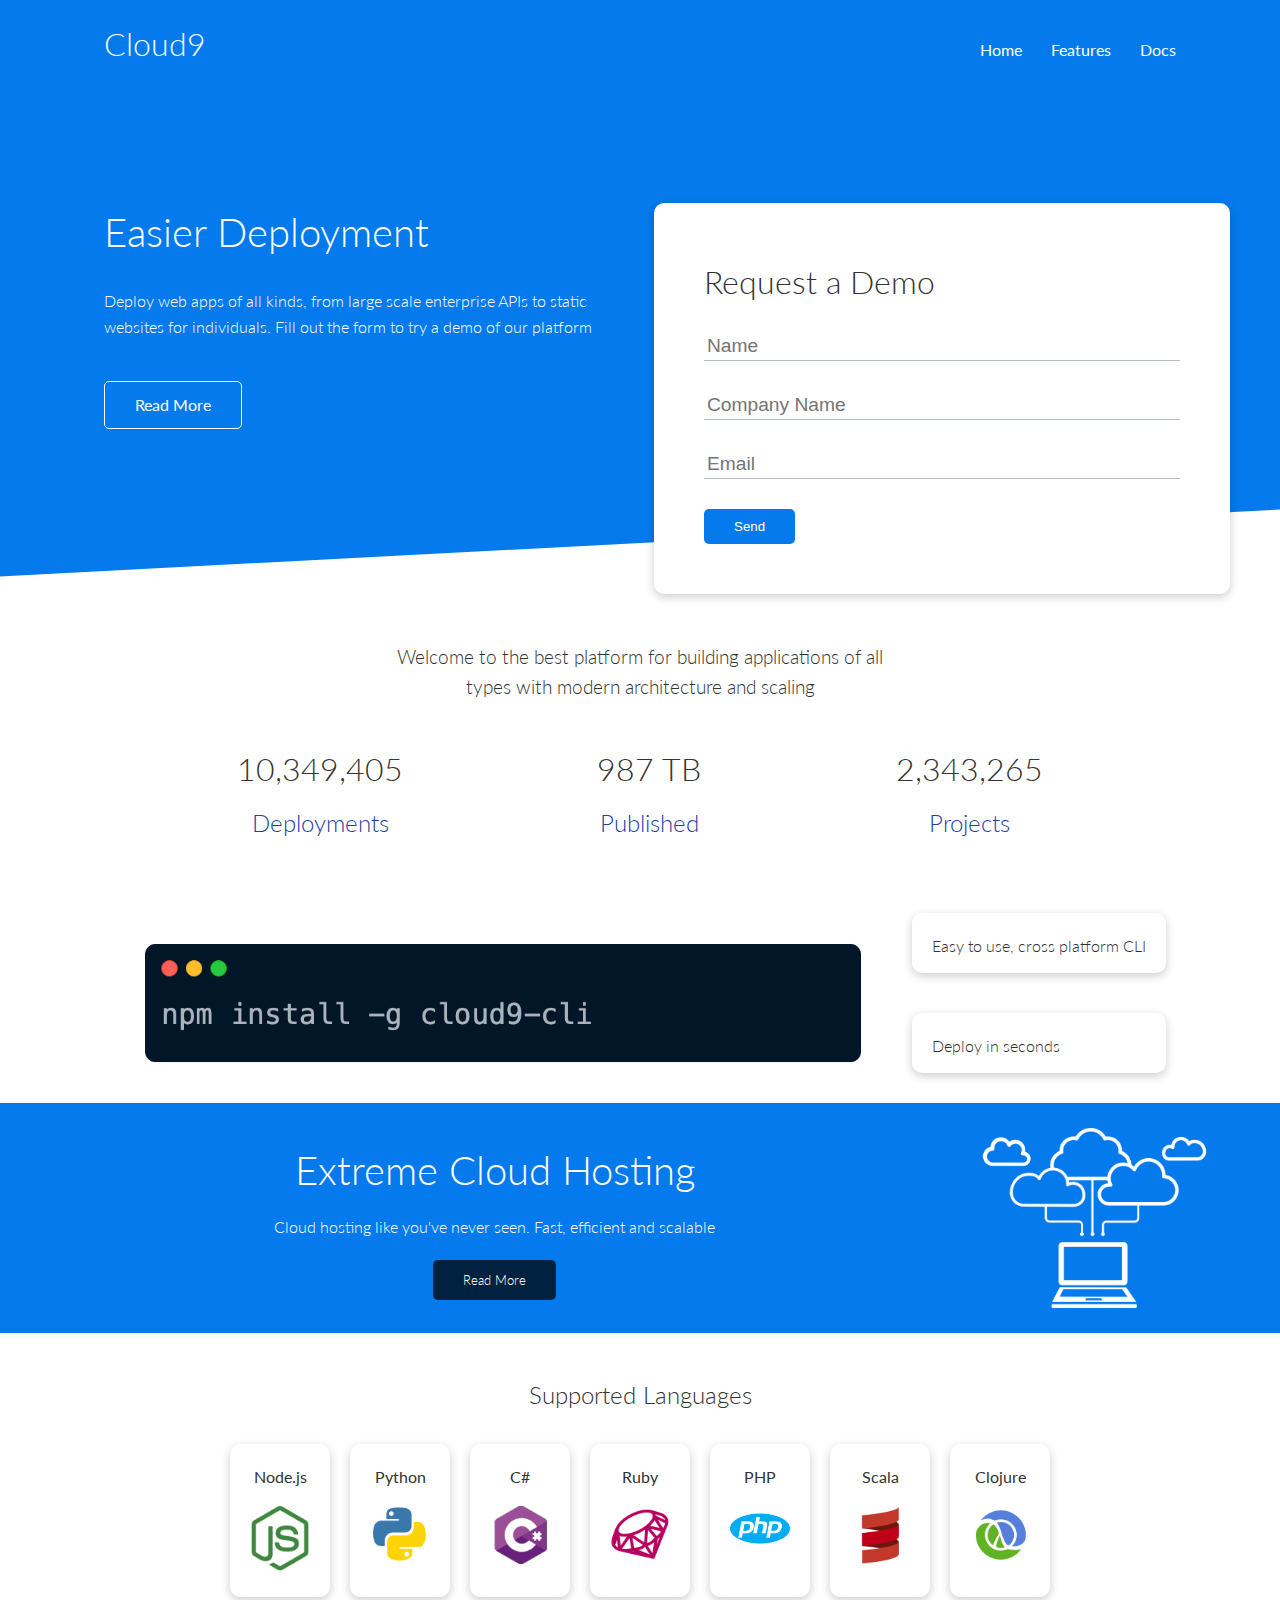
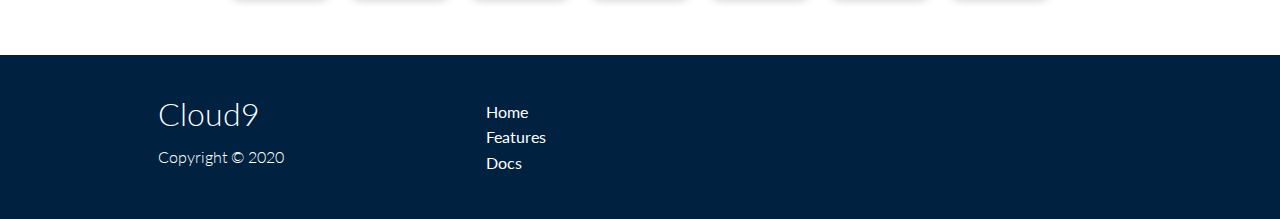
<file: index.html>
<!DOCTYPE html>
<html lang="en">
<head>
    <meta charset="UTF-8">
    <meta name="viewport" content="width=device-width, initial-scale=1.0">
    <link rel="stylesheet" href="https://cdnjs.cloudflare.com/ajax/libs/font-awesome/5.15.1/css/all.min.css" integrity="sha512-+4zCK9k+qNFUR5X+cKL9EIR+ZOhtIloNl9GIKS57V1MyNsYpYcUrUeQc9vNfzsWfV28IaLL3i96P9sdNyeRssA==" crossorigin="anonymous" />
    <link rel="stylesheet" href="css/utilities.css">
    <link rel="stylesheet" href="css/style.css">

    <link rel="apple-touch-icon" sizes="180x180" href="/apple-touch-icon.png">
    <link rel="icon" type="image/png" sizes="32x32" href="/favicon-32x32.png">
    <link rel="icon" type="image/png" sizes="16x16" href="/favicon-16x16.png">
    <link rel="manifest" href="/site.webmanifest">

    <title>Cloud9 | Cloud Hosting For Everyone</title>
</head>
<body>
    <!-- Navbar -->
    <div class="navbar bg-primary">
        <div class="container bg-primary flex">
            <h1 class="logo"> <a href="/">Cloud9</a> </h1>
            <nav>
                <ul>
                    <li><a href="index.html">Home</a></li>
                    <li><a href="features.html">Features</a></li>
                    <li><a href="docs.html">Docs</a></li>
                </ul>
            </nav>
        </div>
    </div>
    
    <!-- Showcase -->
    <section class="showcase bg-primary">
        <div class="container grid">
            <div class="showcase-text">
                <h1 class="lg">Easier Deployment</h1>
                <p class="lede my-3 sm">Deploy web apps of all kinds, from large scale enterprise APIs to static websites for individuals. Fill out the form to try a demo of our platform</p>
                <a href="features.html" class="btn btn-outline">Read More</a>
            </div>

            <div class="showcase-form card">
                <h2 class="md">Request a Demo</h2>
                 <!--  <form name="contact" netlify-honeypot="bot-field" method="POST" data-netlify="true">
                    <input type="hidden" name="form-name" value="contact">
                    <p class="hidden">
                        <label>Don’t fill this out if you're human: <input name="bot-field" /></label>
                      </p>
                    <div class="form-control">
                        <input type="text" name="name" placeholder="Name" required>
                    </div>
                    <div class="form-control">
                        <input type="text" name="company" placeholder="Company Name" required>
                    </div>
                    <div class="form-control">
                        <input type="email" name="email" placeholder="Email" required>
                    </div>
                    <input type="submit" value="Send" class="btn btn-primary">
                </form> -->
                 <form>
                    <div class="form-control">
                        <input type="text" name="name" placeholder="Name" required>
                    </div>
                    <div class="form-control">
                        <input type="text" name="company" placeholder="Company Name" required>
                    </div>
                    <div class="form-control">
                        <input type="email" name="email" placeholder="Email" required>
                    </div>
                    <input type="submit" value="Send" class="btn btn-primary">
                </form>
            </div>
        </div>
    </section>

    <!-- Stats -->
    <section class="stats">
        <div class="container">
            <h3 class="stats-heading">
                Welcome to the best platform for building applications of all types with modern architecture and scaling
            </h3>

            <div class="content">
                <div class= "item one">
                    <i class="fas fa-server fa-3x"></i>
                    <h3 class="md">10,349,405</h3>
                    <p class="text-secondary">Deployments</p>
                </div>
                <div class= "item two">
                    <i class="fas fa-upload fa-3x"></i>
                    <h3 class="md">987 TB</h3>
                    <p class="text-secondary">Published</p>
                </div>
                <div class="item three">
                    <i class="fas fa-project-diagram fa-3x"></i>
                    <h3 class="md">2,343,265</h3>
                    <p class="text-secondary">Projects</p>
                </div>
            </div>
        </div>
    </section>

    <!-- Cli -->
    <section class="cli">
        <div class="container">
            <img src="images/npm.png" alt="">
            <div class="card top">
                <h3 class="sm">Easy to use, cross platform CLI</h3>
            </div>
            <div class="card bottom">
                <h3 class="sm">Deploy in seconds</h3>
            </div>
        </div>
    </section>

    <!-- Cloud -->
    <section class="cloud">
        <div class="container flex">
            <div class="text-center">
                <h2 class="lg">Extreme Cloud Hosting</h2>
                <p class="">Cloud hosting like you've never seen. Fast, efficient and scalable</p>
                <a href="features.html" class="btn btn-dark">Read More</a>
            </div>
            <img class="cloud-img"src="images/cloud.png" alt="">
        </div>
    </section>

    <!-- Languages -->
    <section class="languages my-4">
        
        <h2 class="text-center my-2">
            Supported Languages
        </h2>
        
        <div class="container flex">
            <div class="card">
                <h4>Node.js</h4>
                <img src="images/logos/node.png" alt="">
            </div>
            <div class="card">
                <h4>Python</h4>
                <img src="images/logos/python.png" alt="">
              </div>
              <div class="card">
                <h4>C#</h4>
                <img src="images/logos/csharp.png" alt="">
              </div>
              <div class="card">
                <h4>Ruby</h4>
                <img src="images/logos/ruby.png" alt="">
              </div>
              <div class="card">
                <h4>PHP</h4>
                <img src="images/logos/php.png" alt="">
              </div>
              <div class="card">
                <h4>Scala</h4>
                <img src="images/logos/scala.png" alt="">
              </div>
              <div class="card">
                <h4>Clojure</h4>
                <img src="images/logos/clojure.png" alt="">
              </div>
        </div>
    </section>

    <!-- Footer -->
    <footer class="footer bg-dark">
        <div class="container">
            <div>
                <h1>Cloud9
                </h1>
                <p class="sm">Copyright &copy; 2020</p>
            </div>
            <nav>
                <ul>
                    <li><a href="index.html">Home</a></li>
                    <li><a href="features.html">Features</a></li>
                    <li><a href="docs.html">Docs</a></li>
                </ul>
            </nav>
            <div class="social">
                <a href="#"><i class="fab fa-github fa-2x"></i></a>
                <a href="#"><i class="fab fa-facebook fa-2x"></i></a>
                <a href="#"><i class="fab fa-instagram fa-2x"></i></a>
                <a href="#"><i class="fab fa-twitter fa-2x"></i></a>
            </div>
        </div>
    </footer>
</body>
</html>
</file>
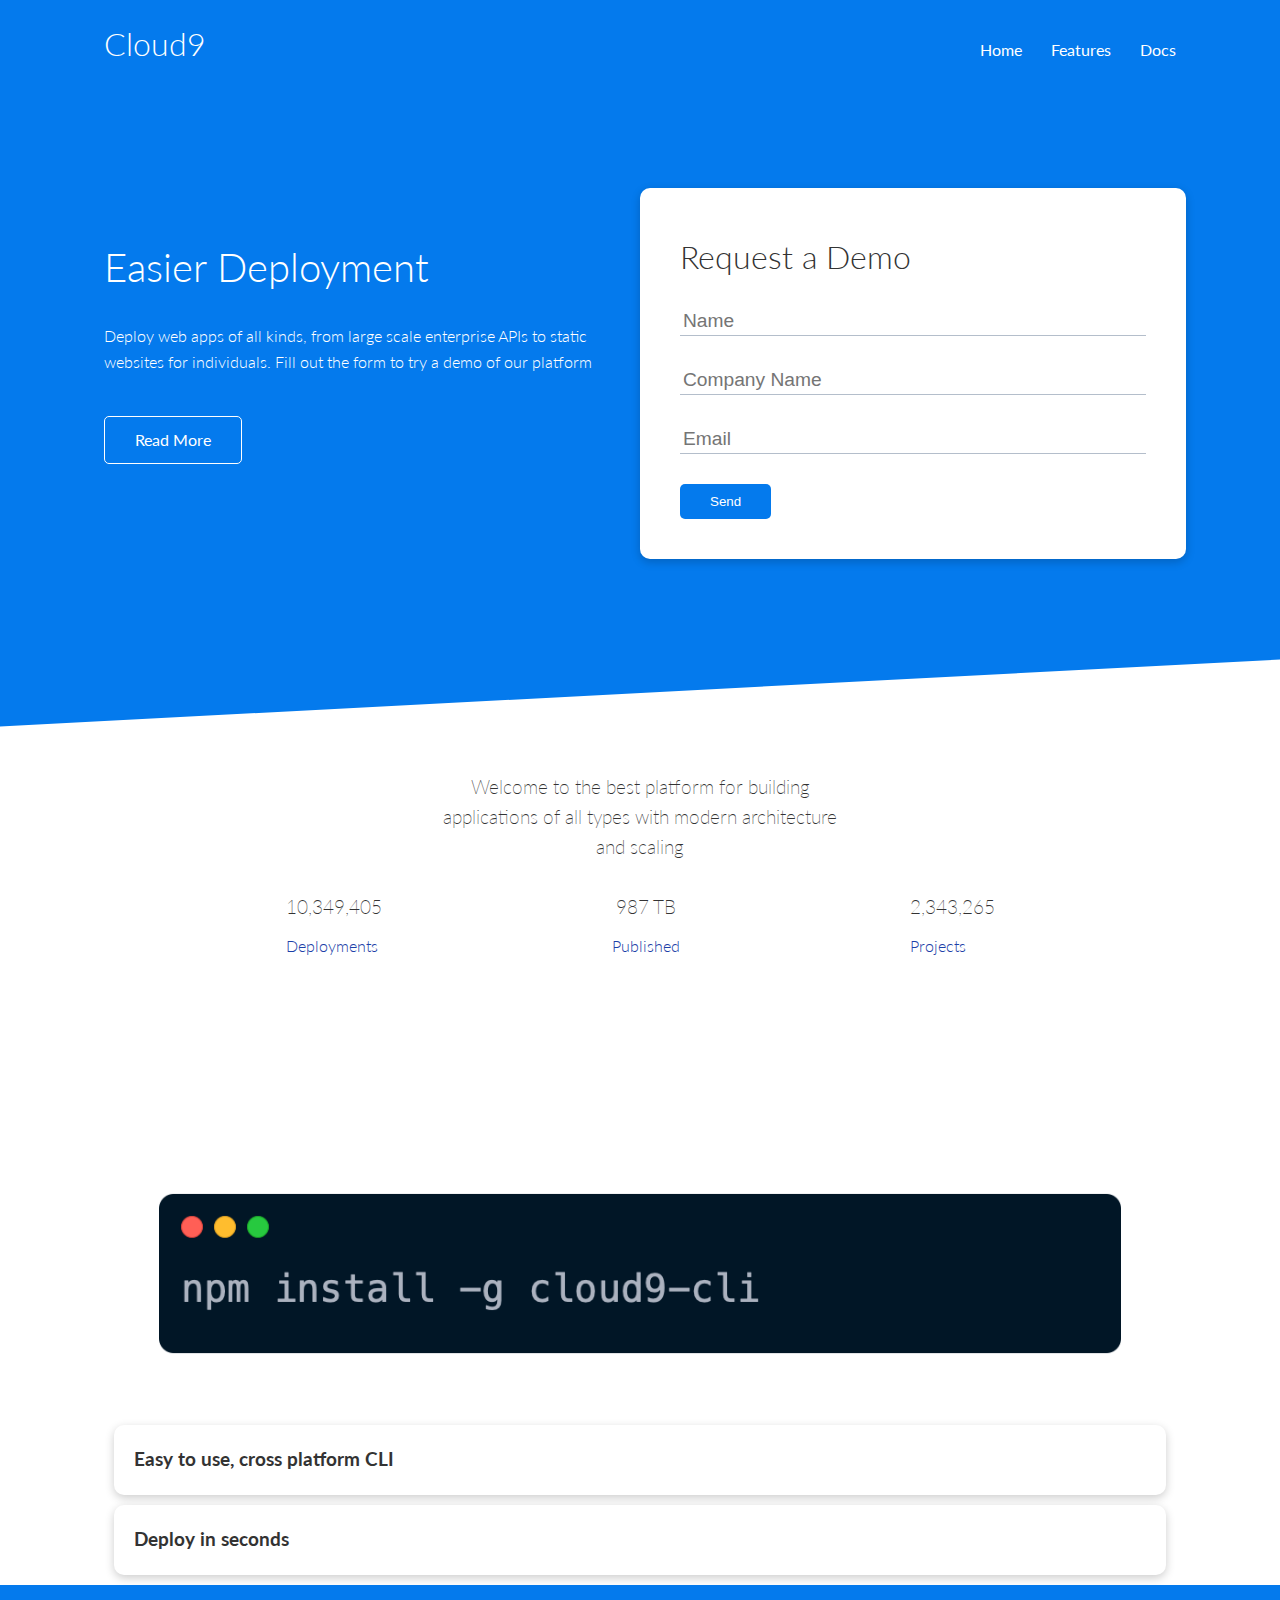
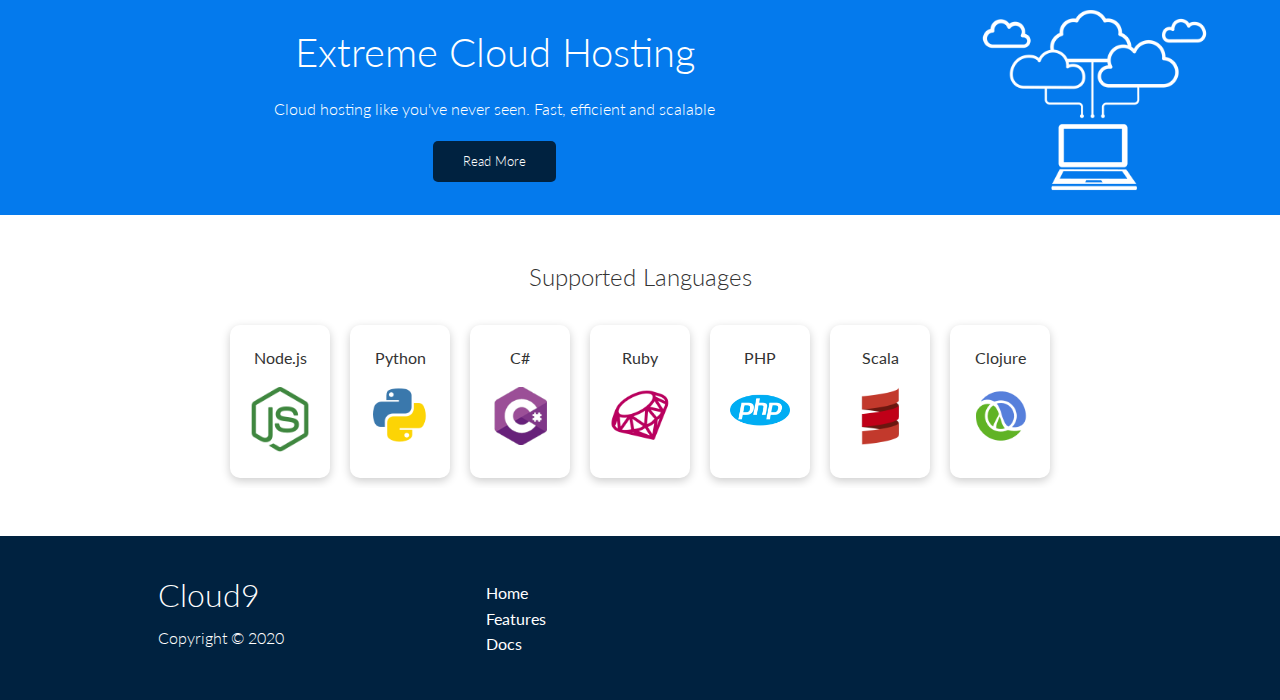
<file: cis311-fa22-project1-1-main/index.html>
<!DOCTYPE html>
<html lang="en">
<head>
    <meta charset="UTF-8">
    <meta name="viewport" content="width=device-width, initial-scale=1.0">
    <link rel="stylesheet" href="https://cdnjs.cloudflare.com/ajax/libs/font-awesome/5.15.1/css/all.min.css" integrity="sha512-+4zCK9k+qNFUR5X+cKL9EIR+ZOhtIloNl9GIKS57V1MyNsYpYcUrUeQc9vNfzsWfV28IaLL3i96P9sdNyeRssA==" crossorigin="anonymous" />
    <link rel="stylesheet" href="css/utilities.css">
    <link rel="stylesheet" href="css/style.css">

    <link rel="apple-touch-icon" sizes="180x180" href="/apple-touch-icon.png">
    <link rel="icon" type="image/png" sizes="32x32" href="/favicon-32x32.png">
    <link rel="icon" type="image/png" sizes="16x16" href="/favicon-16x16.png">
    <link rel="manifest" href="/site.webmanifest">

    <title>Cloud9 | Cloud Hosting For Everyone</title>
</head>
<body>
    <!-- Navbar -->
    <div class="navbar bg-primary">
        <div class="container bg-primary flex">
            <h1 class="logo"> <a href="/">Cloud9</a> </h1>
            <nav>
                <ul>
                    <li><a href="index.html">Home</a></li>
                    <li><a href="features.html">Features</a></li>
                    <li><a href="docs.html">Docs</a></li>
                </ul>
            </nav>
        </div>
    </div>
    
    <!-- Showcase -->
    <section class="showcase bg-primary">
        <div class="container grid">
            <div class="showcase-text">
                <h1 class="lg">Easier Deployment</h1>
                <p class="lede my-3 sm">Deploy web apps of all kinds, from large scale enterprise APIs to static websites for individuals. Fill out the form to try a demo of our platform</p>
                <a href="features.html" class="btn btn-outline">Read More</a>
            </div>

            <div class="showcase-form card">
                <h2 class="md">Request a Demo</h2>
                 <!--  <form name="contact" netlify-honeypot="bot-field" method="POST" data-netlify="true">
                    <input type="hidden" name="form-name" value="contact">
                    <p class="hidden">
                        <label>Don’t fill this out if you're human: <input name="bot-field" /></label>
                      </p>
                    <div class="form-control">
                        <input type="text" name="name" placeholder="Name" required>
                    </div>
                    <div class="form-control">
                        <input type="text" name="company" placeholder="Company Name" required>
                    </div>
                    <div class="form-control">
                        <input type="email" name="email" placeholder="Email" required>
                    </div>
                    <input type="submit" value="Send" class="btn btn-primary">
                </form> -->
                 <form>
                    <div class="form-control">
                        <input type="text" name="name" placeholder="Name" required>
                    </div>
                    <div class="form-control">
                        <input type="text" name="company" placeholder="Company Name" required>
                    </div>
                    <div class="form-control">
                        <input type="email" name="email" placeholder="Email" required>
                    </div>
                    <input type="submit" value="Send" class="btn btn-primary">
                </form>
            </div>
        </div>
    </section>

    <!-- Stats -->
    <section class="stats">
        <div class="container">
            <h3 class="stats-heading">
                Welcome to the best platform for building applications of all types with modern architecture and scaling
            </h3>

            <div class="content">
                <div class= "item one">
                    <i class="fas fa-server fa-4x"></i>
                    <h3>10,349,405</h3>
                    <p class="text-secondary">Deployments</p>
                </div>
                <div class= "item two">
                    <i class="fas fa-upload fa-4x"></i>
                    <h3>987 TB</h3>
                    <p class="text-secondary">Published</p>
                </div>
                <div class="item three">
                    <i class="fas fa-project-diagram fa-4x"></i>
                    <h3>2,343,265</h3>
                    <p class="text-secondary">Projects</p>
                </div>
            </div>
        </div>
    </section>

    <!-- Cli -->
    <section class="cli">
        <div class="container">
            <img src="images/npm.png" alt="">
            <div class="card top">
                <h3>Easy to use, cross platform CLI</h3>
            </div>
            <div class="card bottom">
                <h3>Deploy in seconds</h3>
            </div>
        </div>
    </section>

    <!-- Cloud -->
    <section class="cloud">
        <div class="container flex">
            <div class="text-center">
                <h2 class="lg">Extreme Cloud Hosting</h2>
                <p class="">Cloud hosting like you've never seen. Fast, efficient and scalable</p>
                <a href="features.html" class="btn btn-dark">Read More</a>
            </div>
            <img src="images/cloud.png" alt="">
        </div>
    </section>

    <!-- Languages -->
    <section class="languages my-4">
        
        <h2 class="text-center my-2">
            Supported Languages
        </h2>
        
        <div class="container flex">
            <div class="card">
                <h4>Node.js</h4>
                <img src="images/logos/node.png" alt="">
            </div>
            <div class="card">
                <h4>Python</h4>
                <img src="images/logos/python.png" alt="">
              </div>
              <div class="card">
                <h4>C#</h4>
                <img src="images/logos/csharp.png" alt="">
              </div>
              <div class="card">
                <h4>Ruby</h4>
                <img src="images/logos/ruby.png" alt="">
              </div>
              <div class="card">
                <h4>PHP</h4>
                <img src="images/logos/php.png" alt="">
              </div>
              <div class="card">
                <h4>Scala</h4>
                <img src="images/logos/scala.png" alt="">
              </div>
              <div class="card">
                <h4>Clojure</h4>
                <img src="images/logos/clojure.png" alt="">
              </div>
        </div>
    </section>

    <!-- Footer -->
    <footer class="footer bg-dark">
        <div class="container">
            <div>
                <h1>Cloud9
                </h1>
                <p class="sm">Copyright &copy; 2020</p>
            </div>
            <nav>
                <ul>
                    <li><a href="index.html">Home</a></li>
                    <li><a href="features.html">Features</a></li>
                    <li><a href="docs.html">Docs</a></li>
                </ul>
            </nav>
            <div class="social">
                <a href="#"><i class="fab fa-github fa-2x"></i></a>
                <a href="#"><i class="fab fa-facebook fa-2x"></i></a>
                <a href="#"><i class="fab fa-instagram fa-2x"></i></a>
                <a href="#"><i class="fab fa-twitter fa-2x"></i></a>
            </div>
        </div>
    </footer>
</body>
</html>
</file>
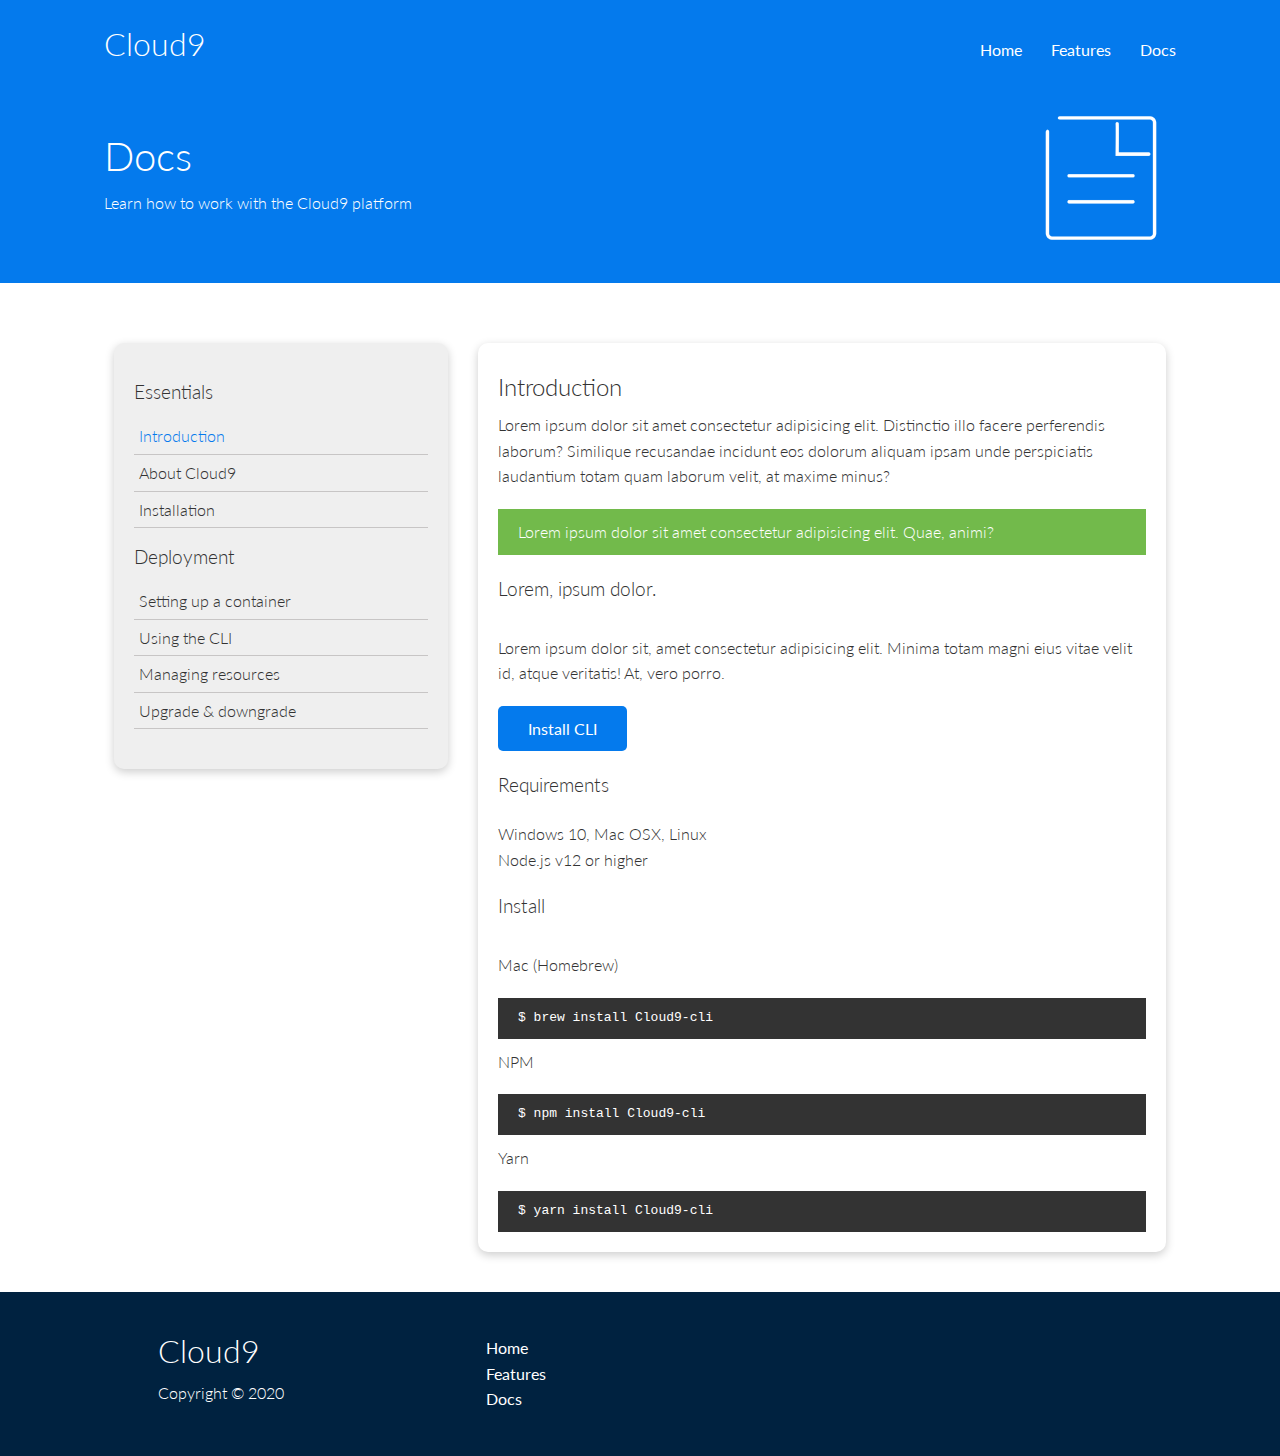
<file: docs.html>
<!DOCTYPE html>
<html lang="en">
<head>
    <meta charset="UTF-8">
    <meta name="viewport" content="width=device-width, initial-scale=1.0">
    <link rel="stylesheet" href="https://cdnjs.cloudflare.com/ajax/libs/font-awesome/5.15.1/css/all.min.css" integrity="sha512-+4zCK9k+qNFUR5X+cKL9EIR+ZOhtIloNl9GIKS57V1MyNsYpYcUrUeQc9vNfzsWfV28IaLL3i96P9sdNyeRssA==" crossorigin="anonymous" />
    <link rel="stylesheet" href="css/utilities.css">
    <link rel="stylesheet" href="css/style.css">

    <link rel="apple-touch-icon" sizes="180x180" href="/apple-touch-icon.png">
    <link rel="icon" type="image/png" sizes="32x32" href="/favicon-32x32.png">
    <link rel="icon" type="image/png" sizes="16x16" href="/favicon-16x16.png">
    <link rel="manifest" href="/site.webmanifest">
    
    <title>Cloud9 | Cloud Hosting For Everyone</title>
</head>
<body>
    <!-- Navbar -->
    <div class="navbar bg-primary">
        <div class="container bg-primary flex">
            <h1 class="logo"> <a href="/">Cloud9</a> </h1>
            <nav>
                <ul>
                    <li><a href="index.html">Home</a></li>
                    <li><a href="features.html">Features</a></li>
                    <li><a href="docs.html">Docs</a></li>
                </ul>
            </nav>
        </div>
    </div>

    <!-- Head -->
    <section class="docs-head bg-primary">
        <div class="container flex">
            <div class="docs-content">
                <h1 class="lg">Docs</h1>
                <p class="">
                    Learn how to work with the Cloud9 platform
                </p>
            </div>
            <img src="images/docs.png" alt="">
        </div>
    </section>

    <!-- Docs main -->
    <section class="docs-main">
        <div class="container">
            <div class="card essentials">
                <h3 class="name">Essentials</h3>
                <nav>
                    <ul>
                        <li><a class="text-primary" href="#">Introduction</a></li>
                        <li><a href="#">About Cloud9</a></li>
                        <li><a href="#">Installation</a></li>
                    </ul>
                </nav>

                <h3 class="name">Deployment</h3>
                <nav>
                    <ul>
                        <li><a href="#">Setting up a container</a></li>
							<li><a href="#">Using the CLI</a></li>
							<li><a href="#">Managing resources</a></li>
							<li><a href="#">Upgrade & downgrade</a></li>
                    </ul>
                </nav>
            </div>
            <div class="card intro">
                <h2>Introduction</h2>
                <p>Lorem ipsum dolor sit amet consectetur adipisicing elit. Distinctio illo facere perferendis laborum? Similique recusandae incidunt eos dolorum aliquam ipsam unde perspiciatis laudantium totam quam laborum velit, at maxime minus?</p>

                <div class="alert alert-success">
                    <i class="fas fa-info"></i> Lorem ipsum dolor sit amet consectetur adipisicing elit. Quae, animi?
                </div>

                <h3>Lorem, ipsum dolor.</h3>
                <p>Lorem ipsum dolor sit, amet consectetur adipisicing elit. Minima totam magni eius vitae velit id, atque veritatis! At, vero porro.</p>
                <a href="#" class="btn btn-primary">Install CLI</a>

                <h3>Requirements</h3>
                <ul>
                    <li>Windows 10, Mac OSX, Linux</li>
                    <li>Node.js v12 or higher</li>
                </ul>

                <h3>Install</h3>
                <p>Mac (Homebrew)</p>
                <pre><code>$ brew install Cloud9-cli</code></pre>
                <p>NPM</p>
                <pre><code>$ npm install Cloud9-cli</code></pre>
                <p>Yarn</p>
                <pre><code>$ yarn install Cloud9-cli</code></pre>

            </div>
        </div>
    </section>
    
    <!-- Footer -->
    <footer class="footer bg-dark">
        <div class="container">
            <div>
                <h1>Cloud9
                </h1>
                <p>Copyright &copy; 2020</p>
            </div>
            <nav>
                <ul>
                    <li><a href="index.html">Home</a></li>
                    <li><a href="features.html">Features</a></li>
                    <li><a href="docs.html">Docs</a></li>
                </ul>
            </nav>
            <div class="social">
                <a href="#"><i class="fab fa-github fa-2x"></i></a>
                <a href="#"><i class="fab fa-facebook fa-2x"></i></a>
                <a href="#"><i class="fab fa-instagram fa-2x"></i></a>
                <a href="#"><i class="fab fa-twitter fa-2x"></i></a>
            </div>
        </div>
    </footer>
</body>
</html>
</file>
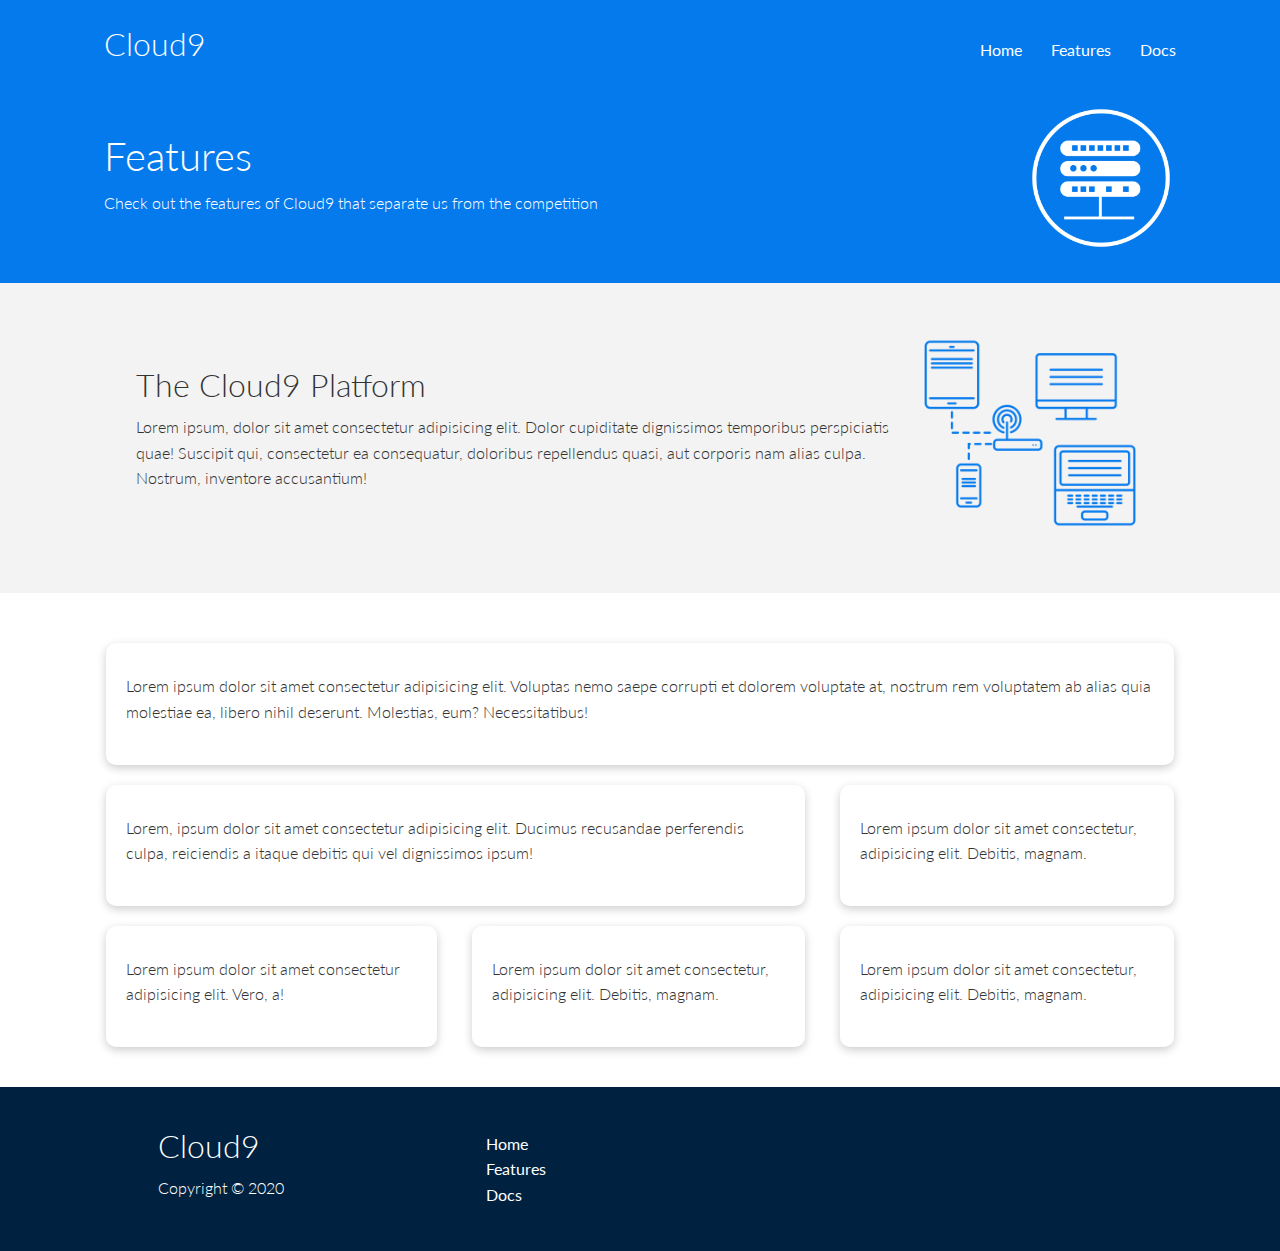
<file: features.html>
<!DOCTYPE html>
<html lang="en">
<head>
    <meta charset="UTF-8">
    <meta name="viewport" content="width=device-width, initial-scale=1.0">
    <link rel="stylesheet" href="https://cdnjs.cloudflare.com/ajax/libs/font-awesome/5.15.1/css/all.min.css" integrity="sha512-+4zCK9k+qNFUR5X+cKL9EIR+ZOhtIloNl9GIKS57V1MyNsYpYcUrUeQc9vNfzsWfV28IaLL3i96P9sdNyeRssA==" crossorigin="anonymous" />
    <link rel="stylesheet" href="css/utilities.css">
    <link rel="stylesheet" href="css/style.css">

    <link rel="apple-touch-icon" sizes="180x180" href="/apple-touch-icon.png">
    <link rel="icon" type="image/png" sizes="32x32" href="/favicon-32x32.png">
    <link rel="icon" type="image/png" sizes="16x16" href="/favicon-16x16.png">
    <link rel="manifest" href="/site.webmanifest">
    
    <title>Cloud9 | Cloud Hosting For Everyone</title>
</head>
<body>
    <!-- Navbar -->
    <div class="navbar bg-primary">
        <div class="container flex">
            <h1 class="logo"> <a href="/">Cloud9</a> </h1>
            <nav>
                <ul>
                    <li><a href="index.html">Home</a></li>
                    <li><a href="features.html">Features</a></li>
                    <li><a href="docs.html">Docs</a></li>
                </ul>
            </nav>
        </div>
    </div>

    <!-- Head -->
    <section class="features-head bg-primary">
        <div class="container flex">
            <div class="features-content">
                <h1 class="lg">Features</h1>
                <p class="lede">
                    Check out the features of Cloud9 that separate us from the
						competition
                </p>
            </div>
            <img src="images/server.png" alt="">
        </div>
    </section>

    <!-- Sub head -->
    <section class="features-sub-head">
        <div class="container flex">
            <div class="features-content">
                <h1 class="">The Cloud9 Platform</h1>
                <p>
                    Lorem ipsum, dolor sit amet consectetur adipisicing elit. Dolor cupiditate dignissimos temporibus perspiciatis quae! Suscipit qui, consectetur ea consequatur, doloribus repellendus quasi, aut corporis nam alias culpa. Nostrum, inventore accusantium!
                </p>
            </div>
            <img class="sub-img" src="images/server2.png" alt="">
        </div>
    </section>

    <section class="features-main">
        <div class="features">
            <div class="card card1">
                <i class="fas fa-server fa-3x"></i>
                <p>Lorem ipsum dolor sit amet consectetur adipisicing elit. Voluptas nemo saepe corrupti et dolorem voluptate at, nostrum rem voluptatem ab alias quia molestiae ea, libero nihil deserunt. Molestias, eum? Necessitatibus!</p>
            </div>
            <div class="card card2">
                <i class="fas fa-network-wired fa-3x"></i>
                <p>
                    Lorem, ipsum dolor sit amet consectetur adipisicing elit. Ducimus
                    recusandae perferendis culpa, reiciendis a itaque debitis qui vel
                    dignissimos ipsum!
                </p>
            </div>
            <div class="card card3">
                <i class="fas fa-laptop-code fa-3x"></i>
                <p>
                    Lorem ipsum dolor sit amet consectetur, adipisicing elit. Debitis,
                    magnam.
                </p>
            </div>
            <div class="card card4">
                <i class="fas fa-database fa-3x"></i>
                <p>
                    Lorem ipsum dolor sit amet consectetur adipisicing elit. Vero, a!
                </p>
            </div>
            <div class="card card5">
                <i class="fas fa-power-off fa-3x"></i>
                <p>
                    Lorem ipsum dolor sit amet consectetur, adipisicing elit. Debitis,
                    magnam.
                </p>
            </div>
            <div class="card card6">
                <i class="fas fa-upload fa-3x"></i>
                <p>
                    Lorem ipsum dolor sit amet consectetur, adipisicing elit. Debitis,
                    magnam.
                </p>
            </div>
        </div>
    </section>

    <!-- Footer -->
    <footer class="footer bg-dark">
        <div class="container">
            <div>
                <h1>Cloud9
                </h1>
                <p>Copyright &copy; 2020</p>
            </div>
            <nav>
                <ul>
                    <li><a href="index.html">Home</a></li>
                    <li><a href="features.html">Features</a></li>
                    <li><a href="docs.html">Docs</a></li>
                </ul>
            </nav>
            <div class="social">
                <a href="#"><i class="fab fa-github fa-2x"></i></a>
                <a href="#"><i class="fab fa-facebook fa-2x"></i></a>
                <a href="#"><i class="fab fa-instagram fa-2x"></i></a>
                <a href="#"><i class="fab fa-twitter fa-2x"></i></a>
            </div>
        </div>
    </footer>
</body>
</html>
</file>
<file: css/utilities.css>
.container {
    margin: 0 auto;
    overflow: hidden;
    padding: 0 40px;
}

.card {
    background-color: #fff;
    color: #333;
    border-radius: 10px;
    box-shadow: 0 3px 10px rgba(0,0,0,0.2);
    padding:20px;
    margin:10px;
}

.btn {
    display: inline-block;
    padding: 10px 30px;
    cursor: pointer;
    background-color: var(--primary-color);
    color: #fff;
    border:none;
    border-radius: 5px;
}

.btn-outline {
    background-color: transparent;
    color: #fff;
    border: 1px solid #fff;
}

.btn:hover {
    transform: scale(0.98);
}

/* Backgrounds */

.bg-primary,
.btn-primary {
    background-color: var(--primary-color);
    color: #fff;
}

.bg-secondary,
.btn-secondary {
    background-color: var(--secondary-color);
    color: #fff;
}

.bg-dark,
.btn-dark {
    background-color: var(--dark-color);
    color: #fff;
}

.bg-light,
.btn-light {
    background-color: var(--light-color);
    color: #333;
}

.bg-primary a,
.btn-primary a,
.bg-secondary a,
.btn-secondary a,
.bg-dark a,
.btn-dark a {
    color: #fff;
}

/* Text Styles */

.text-primary {
    color: var(--primary-color);
}

.text-secondary {
    color: var(--secondary-color);
}

.text-dark {
    color: var(--dark-color);
}

.lede {
    font-size:1.8rem;
}

.sm {
    font-size: 1rem;
}

.md {
    font-size: 2rem;
}

.lg {
    font-size: 2.5rem;
}

.xl {
    font-size: 5rem;
}

.text-center {
    text-align: center;
}

.flex {
    display: flex;
    justify-content: center;
    align-items: center;
    height: 100%;
}

.grid {
    display: grid;
    justify-content: center;
    align-items: center;
    height: 100%;

    grid-template-columns: repeat(2, 1fr);
    gap: 20px;
}

.grid-2 {
    display: grid;
    justify-content: center;
    align-items: center;
    height: 100%;

    grid-template-columns: repeat(2, 1fr);
    gap: 20px;

}

.m-1 {
    margin: 1rem;
}
.m-2 {
    margin: 1.5rem;
}
.m-3 {
    margin: 2rem;
}
.m-4 {
    margin: 3rem;
}
.m-5 {
    margin: 5rem;
}

.my-1 {
    margin: 1rem 0;
}
.my-2 {
    margin: 1.5rem 0 ;
}
.my-3 {
    margin: 2rem 0;
}
.my-4 {
    margin: 3rem 0;
}
.my-5 {
    margin: 5rem 0;
}

.p-1 {
    padding: 1rem;
}
.p-2 {
    padding: 1.5rem;
}
.p-3 {
    padding: 2rem;
}
.p-4 {
    padding: 3rem;
}
.p-5 {
    padding: 5rem;
}

.py-1 {
    padding: 1rem 0;
}
.py-2 {
    padding: 1.5rem 0 ;
}
.py-3 {
    padding: 2rem 0;
}
.py-4 {
    padding: 3rem 0;
}
.py-5 {
    padding: 5rem 0;
}
</file>
<file: css/style.css>
@import url('https://fonts.googleapis.com/css2?family=Lato:wght@100;200;300;400;700&display=swap');

:root {
  --primary-color: #047aed;
  --secondary-color: #1c3fa8;
  --dark-color: #002240;
  --light-color: #f4f4f4;
  --success-color: #5cb85c;
  --error-color: #d9534f;
}

* {
  box-sizing: border-box;
  padding: 0;
  margin: 0;
}

body {
  font-family: 'Lato', sans-serif;
  color: #333;
  line-height: 1.6;
}

ul {
  list-style-type: none;
}

a {
  text-decoration: none;
  color: #333;
}

h1,
h2 {
  font-weight: 300;
  line-height: 1.2;
  margin: 10px 0;
}

p {
  margin: 10px 0;
}

img {
  max-width: 100%;
}

code,
pre {
  background: #333;
  color: #fff;
  padding: 10px;
}

.hidden {
  visibility: hidden;
  height: 0;
}


/* Navbar  */

.navbar .container {
  position: relative;
  max-width: 90%;
}

.navbar h1 { 
  position: relative;
  height: 100%;
  width: 100%;
  padding-top: 15px;
}

.navbar ul {
  position: absolute;
  top: 10;
  right: 0;
  padding-right: 20px;
}

.navbar li {
  padding: 20px;
  padding-left: 5px;
  display: inline;
}

.navbar ul li a:hover {
  padding-bottom: 7px;
  border-bottom: 2px solid white;
}

/* Showcase  */

.showcase {
  height: 400px;
  position: relative;
}

.showcase .container {
  max-width: 90%;
}

.showcase-text {
  padding-top: 80px;
  z-index: 100;
  animation: slideInFromLeft 1s ease-in;
}


.showcase-form {
  position: absolute;
  top: 120px;
  right: 0;
  padding: 50px;
  width: 45%;
  margin-right: 50px;
  
  animation: slideInFromRight 1s ease-in;
}

.showcase-form .form-control {
  margin:30px 0;
}

.showcase-form input[type='text'],
.showcase-form input[type='email'] {
  border:0;
  border-bottom: 1px solid #b4becb;
  width: 100%;
  padding: 3px;
  font-size: 1.2rem;
}

.showcase-form input:focus {
 outline: none;
}

/* .showcase::before,  */
.showcase::after {
  content: '';
  position: absolute;
  height: 150px;
  bottom: -70px;
  left: 0;
  right:0;
  background-color: var(--primary-color);
  transform: skewY(-3deg);
  z-index: -1;
}

@media (max-width: 868px) {

  .navbar {
    font-size: 1rem;
    padding-bottom: 15px;
  }

  .grid {
    grid-template-columns: 1fr;
  }
  .showcase {
    height: auto;
  }

  .xl {
    font-size:3.5rem;
  }

  .showcase-text {
    padding: none;
    text-align: center;
    animation: slideInFromTop 1s ease-in;
  }

  .showcase-form {
    justify-self: center;
    margin: auto;
    margin-bottom: 40px;
    width: 90%;
    animation: slideInFromBottom 1s ease-in;
    position: relative;
    top: 25px;
    padding: 40px;

  }
  
  .showcase-form .card {
  overflow: visible !important;
}

  .stats h3, .stats p {
    font-size: 1rem;
  }

  .item {
    padding: 30px;
  }

}

/* Stats */
.stats {
  padding-top: 170px;
  margin: auto;
}


.stats-heading {
  text-align: center;
  font-weight: 300;
  max-width: 500px;
  margin:auto;
}

.stats h3 {
  font-weight: 300;
  grid-area: num;
}

.stats .content {
  margin: auto;
  max-width: 90%;
  display: flex;
  justify-content: space-around;
  align-items: center;
  width: 100%;
  height: 100%;
  padding: 40px;
}

.item {
  display: flex;
  flex-direction: column;
  justify-content: center;
  align-items: center;
}

.item i {
  grid-area: img;
}

.text-secondary {
  font-size: 1.5rem;
  grid-area: name;
}
/* Languages */

.languages .container {
  flex-wrap: wrap;
  align-items: stretch;
}

.languages .card {
  transition: all 0.2s ease-in;
}

.languages .card:hover {
  transform: translateY(-15px);
}

.languages .card img {
  max-width: 60px;
}

.languages h4 {
  font-weight: 400;
  text-align: center;
  margin-bottom: 1rem;
}

.languages #php {
  padding-top: 8px;
  padding-bottom: 12px;
}

/* Animations */
@keyframes slideInFromLeft {
  0% {
    transform: translateX(-100%);
    
  }
  100% {
    transform: translateX(0%);
  }
}

@keyframes slideInFromRight {
  0% {
    transform: translateX(100%);
    
  }
  100% {
    transform: translateX(0%);
  }
}
@keyframes slideInFromTop {
  0% {
    transform: translateY(-100%);
  }

  100% {
    transform: translateY(0%);
  }
}
@keyframes slideInFromBottom {
  
  0% {
    transform: translateY(100%);
  }

  100% {
    transform: translateY(0%);
  }
}



/* Cloud */

.cloud .container {
  background-color: var(--primary-color);
  color: white;
  padding-top: 15px;
  padding-bottom: 15px;
  position: relative;
}

.cloud img {
  max-height: 200px;
}

.cloud .text-center {
  height: 100%;
  width: 100%;
  float: left;
}

.cloud h2, p {
  font-weight: 300;
  padding-bottom: 10px;

}

.cloud .btn {
  font-size: 0.8rem;
  font-weight: 300;
}


.cli .container {
  max-width: 90%;
  display: grid;
  grid-template-areas: 
    'img top'
    'img bottom'
  ;

}

.cli img {
  grid-area: img;
}

.top {
  grid-area: top;
  max-height: 60px;
}

.bottom {
  grid-area: bottom;
  max-height: 60px;
}

.top h3, .bottom h3 {
  font-weight: 300;
  text-align: left;
}

/* Footer  */

.footer .container {
  display: grid;
  justify-content: center;
  align-items: center;
  height: 100%;
  padding: 30px;

  grid-template-columns: 1fr 1fr 1fr;
  gap: 20px;
  max-width: 80%;
  margin: auto;
}

.footer .social {
  display: inline;
  
}

.footer a i {
  padding: 10px;
  font-weight: 200;

}

.footer a i:hover {
  transform: translateY(-10px);
}


@media (max-width: 868px) { 


  .cloud-img {
    height: 130px;
  }

  .cloud h2 {
    font-size: 1.5rem;
  }

  .cloud p {
    font-size: 0.7rem;
  }

  .cloud .btn {
    font-size: 0.5rem;
  }

  .footer .container {
    gap: 20px;
    padding: 10px;
  }

  .footer li a {
    font-size: 0.6rem;
    padding-left: 25px;
  }

  .footer p {
    font-size: 0.7rem;
  }

  .cli .container {
    grid-template-areas:
      'img img'
      'top bottom'
    ;
    padding-bottom: 20px;
  }

  .top h3, .bottom h3 {
    font-size: 0.6rem;
    font-weight: 400;
  }
}
/* Features  */

.features-head .container {
  max-width: 90%;
  padding-top: 30px;
  padding-bottom: 30px;
}

.features-head p {
  font-size: 1rem;
}

.features-head img {
  max-height: 150px;
}

.features-content {
  width: 100%;
  height: 100%;
}

.features-sub-head { 
  padding: 35px;
  margin: auto;
  background-color:rgb(243, 243, 243)
}

.features-sub-head .container {
  max-width: 90%;
  padding-bottom: 10px;
}

.features-sub-head p {
  font-size: 1rem;
}

.features-sub-head img {
  width: 230px;
}

.features-content {
  width: 100%;
  height: 100%;
}

.sub-img {
  width: 250px;
}


.features {
  display: grid;
  grid-template-areas: 
    'one one one'
    'two two three'
    'four five six'
  ;

  column-gap: 15px;
  height: 100%;

  max-width: 85%;
  margin: auto;
  padding-bottom: 30px;
  padding-top: 40px;
}

.card1 {
  grid-area: one;
}

.card2 {
  grid-area: two;
}

.card3 {
  grid-area: three;
}

.card4 {
  grid-area: four;
}

.card5 {
  grid-area: five;
}

.card6 {
  grid-area: six;
}



/* Docs */

.docs-head img {
  width: 150px;
}

.docs-content {
  height: 100%;
  width: 100%;
}

.docs-head .container {
  max-width: 90%;
  padding-top: 30px;
  padding-bottom: 30px;

}

.docs-head p {
  font-size: 1rem;
}

.docs-head img {
  height: 150px;
}

.docs-main .container{
  padding-top: 50px;
  padding-bottom: 30px;
  display: grid;
  width: 100%;
  grid-template-columns: 1fr 2fr;
  max-width: 90%;
  column-gap: 10px;

  grid-template-areas: 
  'essentials intro'
  '. intro';


}

.card .name {
  padding-top: 15px;
  padding-bottom: 10px;
}

.essentials {
  grid-area: essentials;
  background-color: rgb(239, 239, 239);
  padding: 20px;
  padding-bottom: 40px;
  text-align: left;
}

.intro {
  grid-area: intro;
}

.alert {
  background-color: rgb(114, 186, 75);
  padding: 10px;
  padding-left: 10px;
  color: white;
  font-weight: 300;
}

.alert i {
  padding: 5px;
}

.intro h3 {
  padding-top: 20px;
  padding-bottom: 20px;
  font-weight: 300;
}

.intro ul li {
  font-weight: 300;
}

.essentials h3 {
  font-weight: 300;
}

.essentials ul li {
  font-weight: 300;
  padding: 5px;
  border-bottom: 1px solid rgb(199, 197, 197);
}


@media (max-width: 868px) { 

  .features-head p, .docs-head p {
    font-size: 0.8rem;
    max-width: 80%;
  }

  .lg {
    font-size: 2rem;
  }

  .features-head img, .docs-head img {
    height: 100px;
  }

  .features-sub-head img {
    width: 150px;
  }

  .features-sub-head p {
    font-size: 0.6rem;
  }

  .features-sub-head .container {
    max-width: 95%;
  }

  .features {
    grid-template-areas: 
    'one'
    'two'
    'three'
    'four'
    'five'
    'six'
    ;
  }

  .docs-main .container {
    grid-template-areas: 
    'essentials'
    'intro';

    column-gap: none;
    grid-template-columns: 1fr;
    grid-template-rows: 1fr 2fr ;
    padding: none;
  }
 }
</file>
<file: cis311-fa22-project1-1-main/css/utilities.css>
.container {
    margin: 0 auto;
    overflow: hidden;
    padding: 0 40px;
}

.card {
    background-color: #fff;
    color: #333;
    border-radius: 10px;
    box-shadow: 0 3px 10px rgba(0,0,0,0.2);
    padding:20px;
    margin:10px;
}

.btn {
    display: inline-block;
    padding: 10px 30px;
    cursor: pointer;
    background-color: var(--primary-color);
    color: #fff;
    border:none;
    border-radius: 5px;
}

.btn-outline {
    background-color: transparent;
    color: #fff;
    border: 1px solid #fff;
}

.btn:hover {
    transform: scale(0.98);
}

/* Backgrounds */

.bg-primary,
.btn-primary {
    background-color: var(--primary-color);
    color: #fff;
}

.bg-secondary,
.btn-secondary {
    background-color: var(--secondary-color);
    color: #fff;
}

.bg-dark,
.btn-dark {
    background-color: var(--dark-color);
    color: #fff;
}

.bg-light,
.btn-light {
    background-color: var(--light-color);
    color: #333;
}

.bg-primary a,
.btn-primary a,
.bg-secondary a,
.btn-secondary a,
.bg-dark a,
.btn-dark a {
    color: #fff;
}

/* Text Styles */

.text-primary {
    color: var(--primary-color);
}

.text-secondary {
    color: var(--secondary-color);
}

.text-dark {
    color: var(--dark-color);
}

.lede {
    font-size:1.8rem;
}

.sm {
    font-size: 1rem;
}

.md {
    font-size: 2rem;
}

.lg {
    font-size: 2.5rem;
}

.xl {
    font-size: 5rem;
}

.text-center {
    text-align: center;
}

.flex {
    display: flex;
    justify-content: center;
    align-items: center;
    height: 100%;
}

.grid {
    display: grid;
    justify-content: center;
    align-items: center;
    height: 100%;

    grid-template-columns: repeat(2, 1fr);
    gap: 20px;
}

.grid-2 {
    display: grid;
    justify-content: center;
    align-items: center;
    height: 100%;

    grid-template-columns: repeat(2, 1fr);
    gap: 20px;

}

.m-1 {
    margin: 1rem;
}
.m-2 {
    margin: 1.5rem;
}
.m-3 {
    margin: 2rem;
}
.m-4 {
    margin: 3rem;
}
.m-5 {
    margin: 5rem;
}

.my-1 {
    margin: 1rem 0;
}
.my-2 {
    margin: 1.5rem 0 ;
}
.my-3 {
    margin: 2rem 0;
}
.my-4 {
    margin: 3rem 0;
}
.my-5 {
    margin: 5rem 0;
}

.p-1 {
    padding: 1rem;
}
.p-2 {
    padding: 1.5rem;
}
.p-3 {
    padding: 2rem;
}
.p-4 {
    padding: 3rem;
}
.p-5 {
    padding: 5rem;
}

.py-1 {
    padding: 1rem 0;
}
.py-2 {
    padding: 1.5rem 0 ;
}
.py-3 {
    padding: 2rem 0;
}
.py-4 {
    padding: 3rem 0;
}
.py-5 {
    padding: 5rem 0;
}
</file>
<file: cis311-fa22-project1-1-main/css/style.css>
@import url('https://fonts.googleapis.com/css2?family=Lato:wght@100;200;300;400;700&display=swap');

:root {
  --primary-color: #047aed;
  --secondary-color: #1c3fa8;
  --dark-color: #002240;
  --light-color: #f4f4f4;
  --success-color: #5cb85c;
  --error-color: #d9534f;
}

* {
  box-sizing: border-box;
  padding: 0;
  margin: 0;
}

body {
  font-family: 'Lato', sans-serif;
  color: #333;
  line-height: 1.6;
}

ul {
  list-style-type: none;
}

a {
  text-decoration: none;
  color: #333;
}

h1,
h2 {
  font-weight: 300;
  line-height: 1.2;
  margin: 10px 0;
}

p {
  margin: 10px 0;
}

img {
  max-width: 100%;
}

code,
pre {
  background: #333;
  color: #fff;
  padding: 10px;
}

.hidden {
  visibility: hidden;
  height: 0;
}


/* Navbar  */

.navbar .container {
  position: relative;
  max-width: 90%;
}

.navbar h1 { 
  position: relative;
  height: 100%;
  width: 100%;
  padding-top: 15px;
}

.navbar ul {
  position: absolute;
  top: 10;
  right: 0;
  padding-right: 20px;
}

.navbar li {
  padding: 20px;
  padding-left: 5px;
  display: inline;
}

.navbar ul li a:hover {
  padding-bottom: 7px;
  border-bottom: 2px solid white;
}

/* Showcase  */

.showcase {
  height: 550px;
  position: relative;
}

.showcase .container {
  max-width: 90%;
}

.showcase-text {
  z-index: 100;
  animation: slideInFromLeft 1s ease-in;
}

.showcase-form {
  position: relative;
  top:25px;
  padding:40px;
  margin: -10px;
  z-index: 100;

  animation: slideInFromRight 1s ease-in;
}

.showcase-form .form-control {
  margin:30px 0;
}

.showcase-form input[type='text'],
.showcase-form input[type='email'] {
  border:0;
  border-bottom: 1px solid #b4becb;
  width: 100%;
  padding: 3px;
  font-size: 1.2rem;
}

.showcase-form input:focus {
 outline: none;
}

/* .showcase::before,  */
.showcase::after {
  content: '';
  position: absolute;
  height: 150px;
  bottom: -70px;
  left: 0;
  right:0;
  background-color: var(--primary-color);
  transform: skewY(-3deg);
  z-index: -1;
}

@media (max-width: 868px) {
  .grid {
    grid-template-columns: 1fr;
  }
  .showcase {
    height: auto;
  }

  .xl {
    font-size:3.5rem;
  }

  .showcase-text {
    text-align: center;
    animation: slideInFromTop 1s ease-in;
  }

  .showcase-form {
    justify-self: center;
    margin: auto;
    animation: slideInFromBottom 1s ease-in;
  }
  .showcase-form .card {
  overflow: visible !important;
}
}

/* Stats */
.stats {
  padding-top: 150px;
  margin: auto;
}


.stats h3 {
  text-align: center;
  font-weight: 200;
  max-width: 400px;
  margin:auto;
}

.stats .content {
  margin: auto;
  max-width: 500px;
  display: grid;
  justify-content: center;
  align-items: center;
  height: 100%;
  width: 100%;
  grid-template-columns: repeat(3, 1fr);
  gap: 50px;
}

.stats .content .item {
  display: inline-block;
  padding: 30px;
  margin-right: 60px;
  margin-left: 60px;
}

/* Languages */

.languages .container {
  flex-wrap: wrap;
  align-items: stretch;
}

.languages .card {
  transition: all 0.2s ease-in;
}

.languages .card:hover {
  transform: translateY(-15px);
}

.languages .card img {
  max-width: 60px;
}

.languages h4 {
  font-weight: 400;
  text-align: center;
  margin-bottom: 1rem;
}

.languages #php {
  padding-top: 8px;
  padding-bottom: 12px;
}

/* Animations */
@keyframes slideInFromLeft {
  0% {
    transform: translateX(-100%);
    
  }
  100% {
    transform: translateX(0%);
  }
}

@keyframes slideInFromRight {
  0% {
    transform: translateX(100%);
    
  }
  100% {
    transform: translateX(0%);
  }
}
@keyframes slideInFromTop {
  0% {
    transform: translateY(-100%);
  }

  100% {
    transform: translateY(0%);
  }
}
@keyframes slideInFromBottom {
  
  0% {
    transform: translateY(100%);
  }

  100% {
    transform: translateY(0%);
  }
}



/* Cloud */

.cloud .container {
  background-color: var(--primary-color);
  color: white;
  padding-top: 15px;
  padding-bottom: 15px;
  position: relative;
}

.cloud img {
  height: 200px;
}

.cloud .text-center {
  height: 100%;
  width: 100%;
  float: left;
}

.cloud h2, p {
  font-weight: 300;
  padding-bottom: 10px;

}

.cloud .btn {
  font-size: 0.8rem;
  font-weight: 300;
}


.cli .container {
  margin: auto;
  max-width: 90%;
}

.cli img {
  margin-top: 130px;
}

.top {
  grid-area: top;
}

.bottom {
  grid-area: bottom;
}

/* Footer  */

.footer .container {
  display: grid;
  justify-content: center;
  align-items: center;
  height: 100%;
  padding: 30px;

  grid-template-columns: 1fr 1fr 1fr;
  gap: 20px;
  max-width: 80%;
  margin: auto;
}

.footer .social {
  display: inline;
  
}

.footer a i {
  padding: 10px;
  font-weight: 200;

}

.footer a i:hover {
  transform: translateY(-10px);
}


/* Features  */

.features-head .container {
  max-width: 90%;
  padding-top: 30px;
  padding-bottom: 30px;
}

.features-head p {
  font-size: 1rem;
}

.features-head img {
  height: 150px;
}

.features-content {
  width: 100%;
  height: 100%;
}

.features-sub-head { 
  padding: 35px;
  margin: auto;
  background-color:rgb(243, 243, 243)
}

.features-sub-head .container {
  max-width: 90%;
  padding-bottom: 10px;
}

.features-sub-head p {
  font-size: 1rem;
}

.features-sub-head img {
  width: 230px;
}

.features-content {
  width: 100%;
  height: 100%;
}

.sub-img {
  width: 250px;
}


.features {
  display: grid;
  grid-template-areas: 
    'one one one'
    'two two three'
    'four five six'
  ;

  column-gap: 15px;
  height: 100%;

  max-width: 85%;
  margin: auto;
  padding-bottom: 30px;
  padding-top: 40px;
}

.card1 {
  grid-area: one;
}

.card2 {
  grid-area: two;
}

.card3 {
  grid-area: three;
}

.card4 {
  grid-area: four;
}

.card5 {
  grid-area: five;
}

.card6 {
  grid-area: six;
}



/* Docs */

.docs-head img {
  width: 150px;
}

.docs-content {
  height: 100%;
  width: 100%;
}

.docs-head .container {
  max-width: 90%;
  padding-top: 30px;
  padding-bottom: 30px;

}

.docs-head p {
  font-size: 1rem;
}

.docs-head img {
  height: 150px;
}

.docs-main .container{
  padding-top: 50px;
  padding-bottom: 30px;
  display: grid;
  width: 100%;
  grid-template-columns: 1fr 2fr;
  max-width: 90%;
  column-gap: 10px;

  grid-template-areas: 
  'essentials intro'
  '. intro';


}

.card .name {
  padding-top: 15px;
  padding-bottom: 10px;
}

.essentials {
  grid-area: essentials;
  background-color: rgb(239, 239, 239);
  padding: 20px;
  padding-bottom: 40px;
  text-align: left;
}

.intro {
  grid-area: intro;
}

.alert {
  background-color: rgb(114, 186, 75);
  padding: 10px;
  padding-left: 10px;
  color: white;
  font-weight: 300;
}

.alert i {
  padding: 5px;
}

.intro h3 {
  padding-top: 20px;
  padding-bottom: 20px;
  font-weight: 300;
}

.intro ul li {
  font-weight: 300;
}

.essentials h3 {
  font-weight: 300;
}

.essentials ul li {
  font-weight: 300;
  padding: 5px;
  border-bottom: 1px solid rgb(199, 197, 197);
}
</file>
